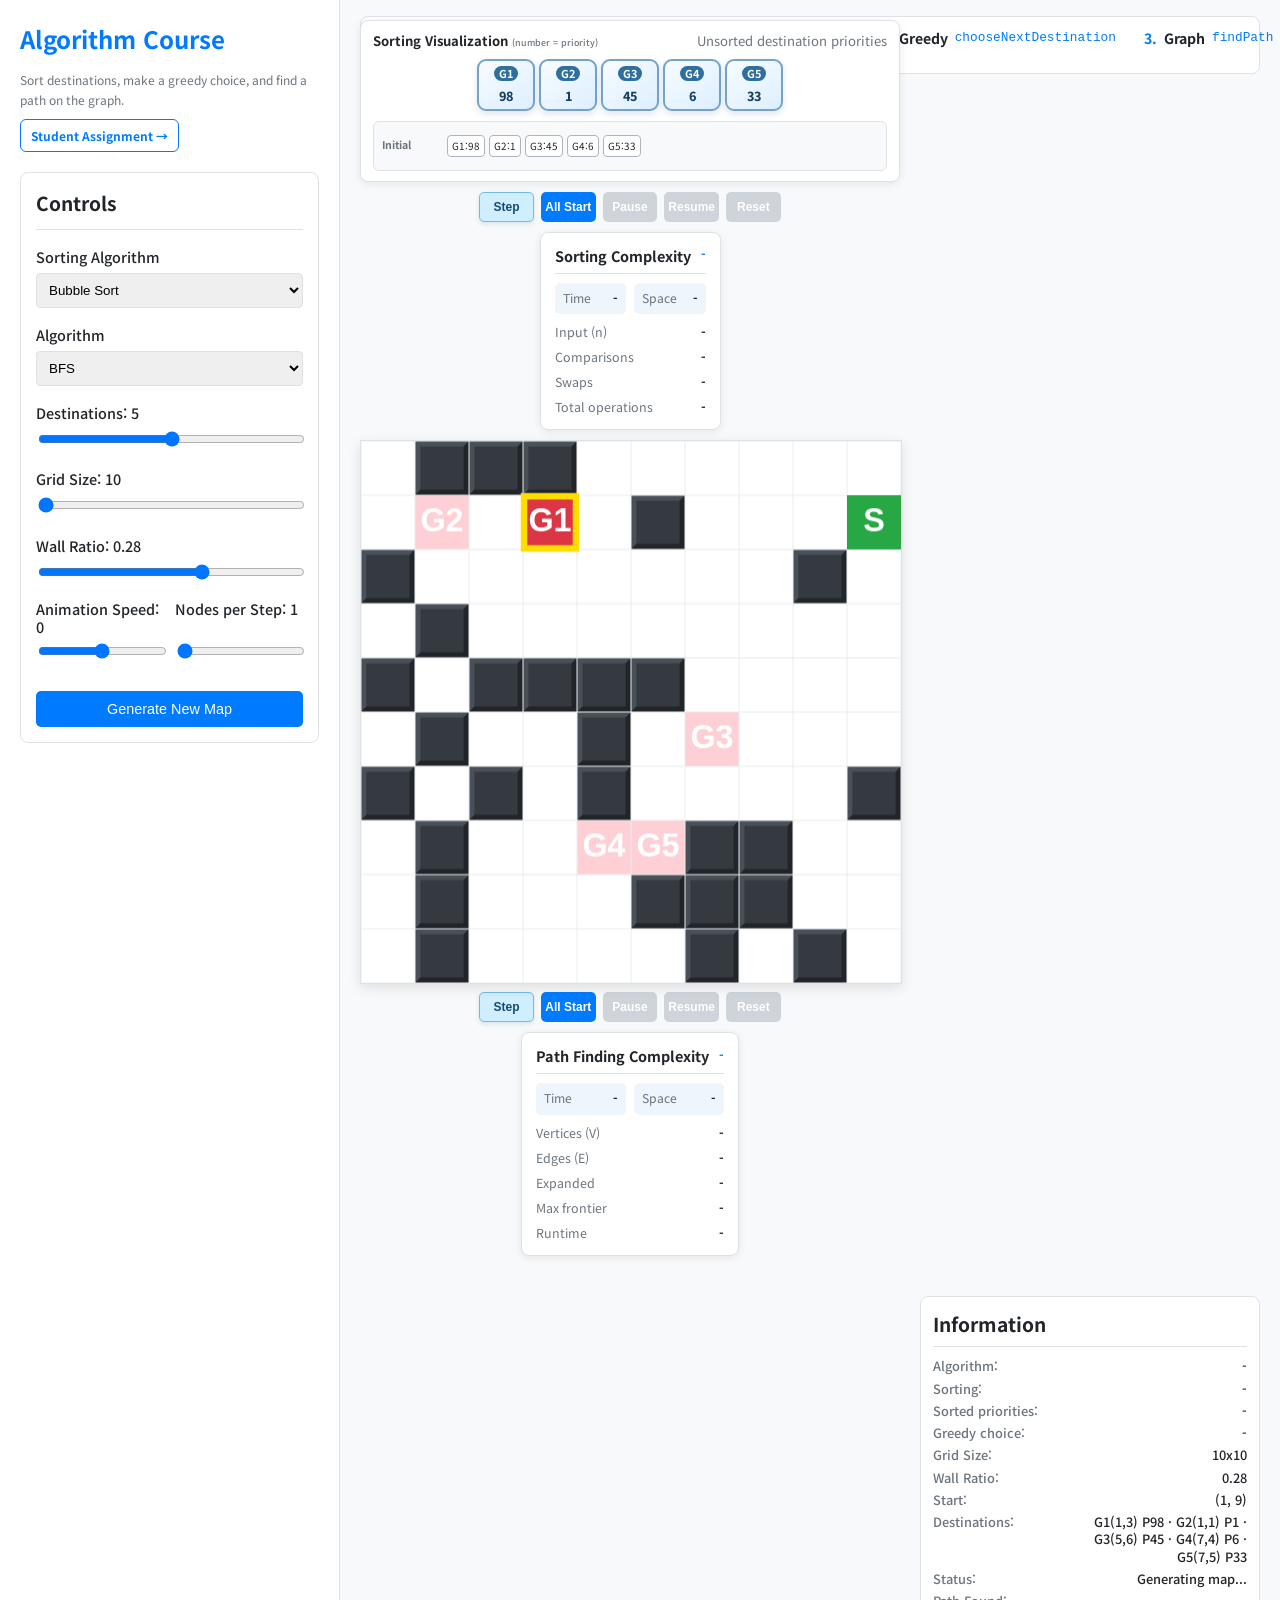
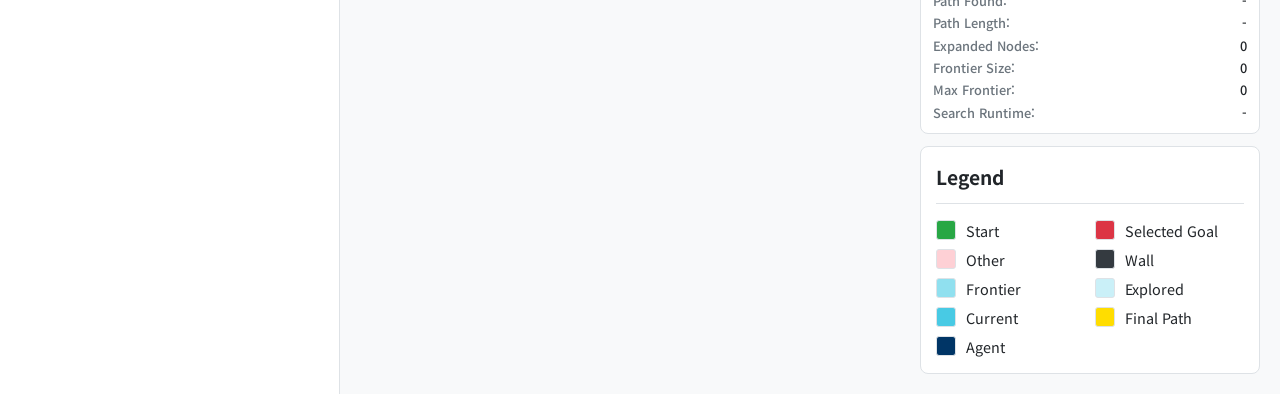
<file: index.html>
<!DOCTYPE html>
<html lang="ko">
<head>
    <meta charset="UTF-8">
    <meta name="viewport" content="width=device-width, initial-scale=1.0">
    <title>Delivery Route Algorithm Lab</title>
    <link rel="stylesheet" href="style.css">
</head>
<body>
    <div class="main-container">
        <div class="panel-container">
            <header>
                <h1>Algorithm Course</h1>
                <p>Sort destinations, make a greedy choice, and find a path on the graph.</p>
                <a class="student-page-link" href="student-assignment.html">Student Assignment →</a>
            </header>

            <div class="control-panel">
                <h2>Controls</h2>
                <div class="control-group">
                    <label for="sortingAlgorithm">Sorting Algorithm</label>
                    <select id="sortingAlgorithm">
                        <option value="bubble">Bubble Sort</option>
                        <option value="selection">Selection Sort</option>
                    </select>
                </div>
                <div class="control-group">
                    <label for="algorithm">Algorithm</label>
                    <select id="algorithm">
                        <option value="bfs">BFS</option>
                        <option value="astar">A*</option>
                    </select>
                </div>
                <div class="control-group">
                    <label for="goalCount">Destinations: <span id="goalCountValue">5</span></label>
                    <input type="range" id="goalCount" min="2" max="8" value="5">
                </div>
                <div class="control-group">
                    <label for="gridSize">Grid Size: <span id="gridSizeValue">10</span></label>
                    <input type="range" id="gridSize" min="10" max="100" value="10">
                </div>
                <div class="control-group">
                    <label for="wallRatio">Wall Ratio: <span id="wallRatioValue">0.28</span></label>
                    <input type="range" id="wallRatio" min="0" max="0.45" step="0.01" value="0.28">
                </div>
                <div class="control-row animation-controls">
                    <div class="control-group">
                        <label for="animationSpeed">Animation Speed: <span id="animationSpeedValue">0</span></label>
                        <input type="range" id="animationSpeed" min="-1" max="1" step="1" value="0">
                    </div>
                    <div class="control-group">
                        <label for="nodesPerStep">Nodes per Step: <span id="nodesPerStepValue">1</span></label>
                        <input type="range" id="nodesPerStep" min="1" max="50" value="1">
                    </div>
                </div>

                <div class="button-group">
                    <button id="generateMapBtn">Generate New Map</button>
                </div>
            </div>
        </div>

        <div class="assignment-panel assignment-top">
            <h2>Assignment Steps</h2>
            <ol>
                <li><strong>Sorting</strong><code>bubbleSort / selectionSort</code></li>
                <li><strong>Greedy</strong><code>chooseNextDestination</code></li>
                <li><strong>Graph</strong><code>findPath (BFS / A*)</code></li>
            </ol>
            <!-- <p>Complete <code>StudentAlgorithms</code> in <code>app.js</code>.</p> -->
        </div>

        <aside class="right-sidebar">
        <div class="info-panel">
                <h2>Information</h2>
                <div class="info-grid">
                    <div>Algorithm:</div><div id="info-algorithm">-</div>
                    <div>Sorting:</div><div id="info-sorting">-</div>
                    <div>Sorted priorities:</div><div id="info-sortedGoals">-</div>
                    <div>Greedy choice:</div><div id="info-selectedGoal">-</div>
                    <div>Grid Size:</div><div id="info-gridSize">-</div>
                    <div>Wall Ratio:</div><div id="info-wallRatio">-</div>
                    <div>Start:</div><div id="info-startPos">-</div>
                    <div>Destinations:</div><div id="info-goalPos">-</div>
                    <div>Status:</div><div id="info-status">Ready</div>
                    <div>Path Found:</div><div id="info-pathFound">-</div>
                    <div>Path Length:</div><div id="info-pathLength">-</div>
                    <div>Expanded Nodes:</div><div id="info-expandedNodes">-</div>
                    <div>Frontier Size:</div><div id="info-frontierSize">-</div>
                    <div>Max Frontier:</div><div id="info-maxFrontierSize">-</div>
                    <div>Search Runtime:</div><div id="info-searchRuntime">-</div>
                </div>
        </div>

        <div class="legend">
            <h2>Legend</h2>
            <ul>
                <li><span class="legend-color" style="--color: var(--color-start);"></span> Start</li>
                <li class="legend-destination"><span class="legend-color" style="--color: var(--color-goal);"></span> Selected Goal</li>
                <li class="legend-destination"><span class="legend-color" style="--color: var(--color-goal-inactive);"></span> Other</li>
                <li><span class="legend-color" style="--color: var(--color-wall);"></span> Wall</li>
                <li><span class="legend-color" style="--color: var(--color-frontier);"></span> Frontier</li>
                <li><span class="legend-color" style="--color: var(--color-explored);"></span> Explored</li>
                <li><span class="legend-color" style="--color: var(--color-current);"></span> Current</li>
                <li><span class="legend-color" style="--color: var(--color-path);"></span> Final Path</li>
                <li><span class="legend-color" style="--color: var(--color-agent);"></span> Agent</li>
            </ul>
        </div>
        </aside>

        <div class="canvas-container">
            <div class="sort-visualization" aria-live="polite">
                <div class="sort-visualization-header">
                    <strong>Sorting Visualization <small>(number = priority)</small></strong>
                    <span id="sortStatus">Generate a map to see destination priorities.</span>
                </div>
                <div id="sortItems" class="sort-items"></div>
                <div id="sortHistory" class="sort-history" aria-label="Sorting step history"></div>
            </div>
            <div class="algorithm-playback-controls sorting-playback-controls">
                <button id="sortStepBtn" disabled>Step</button>
                <button id="visualizeSortBtn" class="primary-visualize-button">All Start</button>
                <button id="sortPauseBtn" disabled>Pause</button>
                <button id="sortResumeBtn" disabled>Resume</button>
                <button id="sortResetBtn" disabled>Reset</button>
            </div>
            <div class="complexity-card sorting-complexity-card">
                <h2><span>Sorting Complexity</span><strong id="sort-complexity-algorithm">-</strong></h2>
                <div class="complexity-primary">
                    <span>Time <strong id="sort-complexity-time">-</strong></span>
                    <span>Space <strong id="sort-complexity-space">-</strong></span>
                </div>
                <div class="complexity-grid">
                    <span>Input (n)</span><strong id="sort-actual-input">-</strong>
                    <span>Comparisons</span><strong id="sort-actual-comparisons">-</strong>
                    <span>Swaps</span><strong id="sort-actual-swaps">-</strong>
                    <span>Total operations</span><strong id="sort-complexity-operations">-</strong>
                </div>
            </div>
            <div class="canvas-stage">
                <div id="error-message" class="error-message canvas-error" style="display: none;"></div>
                <canvas id="pathfindingCanvas"></canvas>
            </div>
            <div class="algorithm-playback-controls path-playback-controls">
                <button id="stepBtn" disabled>Step</button>
                <button id="startBtn" class="primary-visualize-button">All Start</button>
                <button id="pauseBtn" disabled>Pause</button>
                <button id="resumeBtn" disabled>Resume</button>
                <button id="resetBtn" disabled>Reset</button>
            </div>
            <div class="complexity-card path-complexity-card">
                <h2><span>Path Finding Complexity</span><strong id="path-complexity-algorithm">-</strong></h2>
                <div class="complexity-primary">
                    <span>Time <strong id="path-complexity-time">-</strong></span>
                    <span>Space <strong id="path-complexity-space">-</strong></span>
                </div>
                <div class="complexity-grid">
                    <span>Vertices (V)</span><strong id="path-actual-vertices">-</strong>
                    <span>Edges (E)</span><strong id="path-actual-edges">-</strong>
                    <span>Expanded</span><strong id="path-actual-expanded">-</strong>
                    <span>Max frontier</span><strong id="path-actual-frontier">-</strong>
                    <span>Runtime</span><strong id="path-actual-runtime">-</strong>
                </div>
            </div>
        </div>
    </div>

    <script src="app.js"></script>
    <script src="visualizer-core.js"></script>
</body>
</html>
</file>
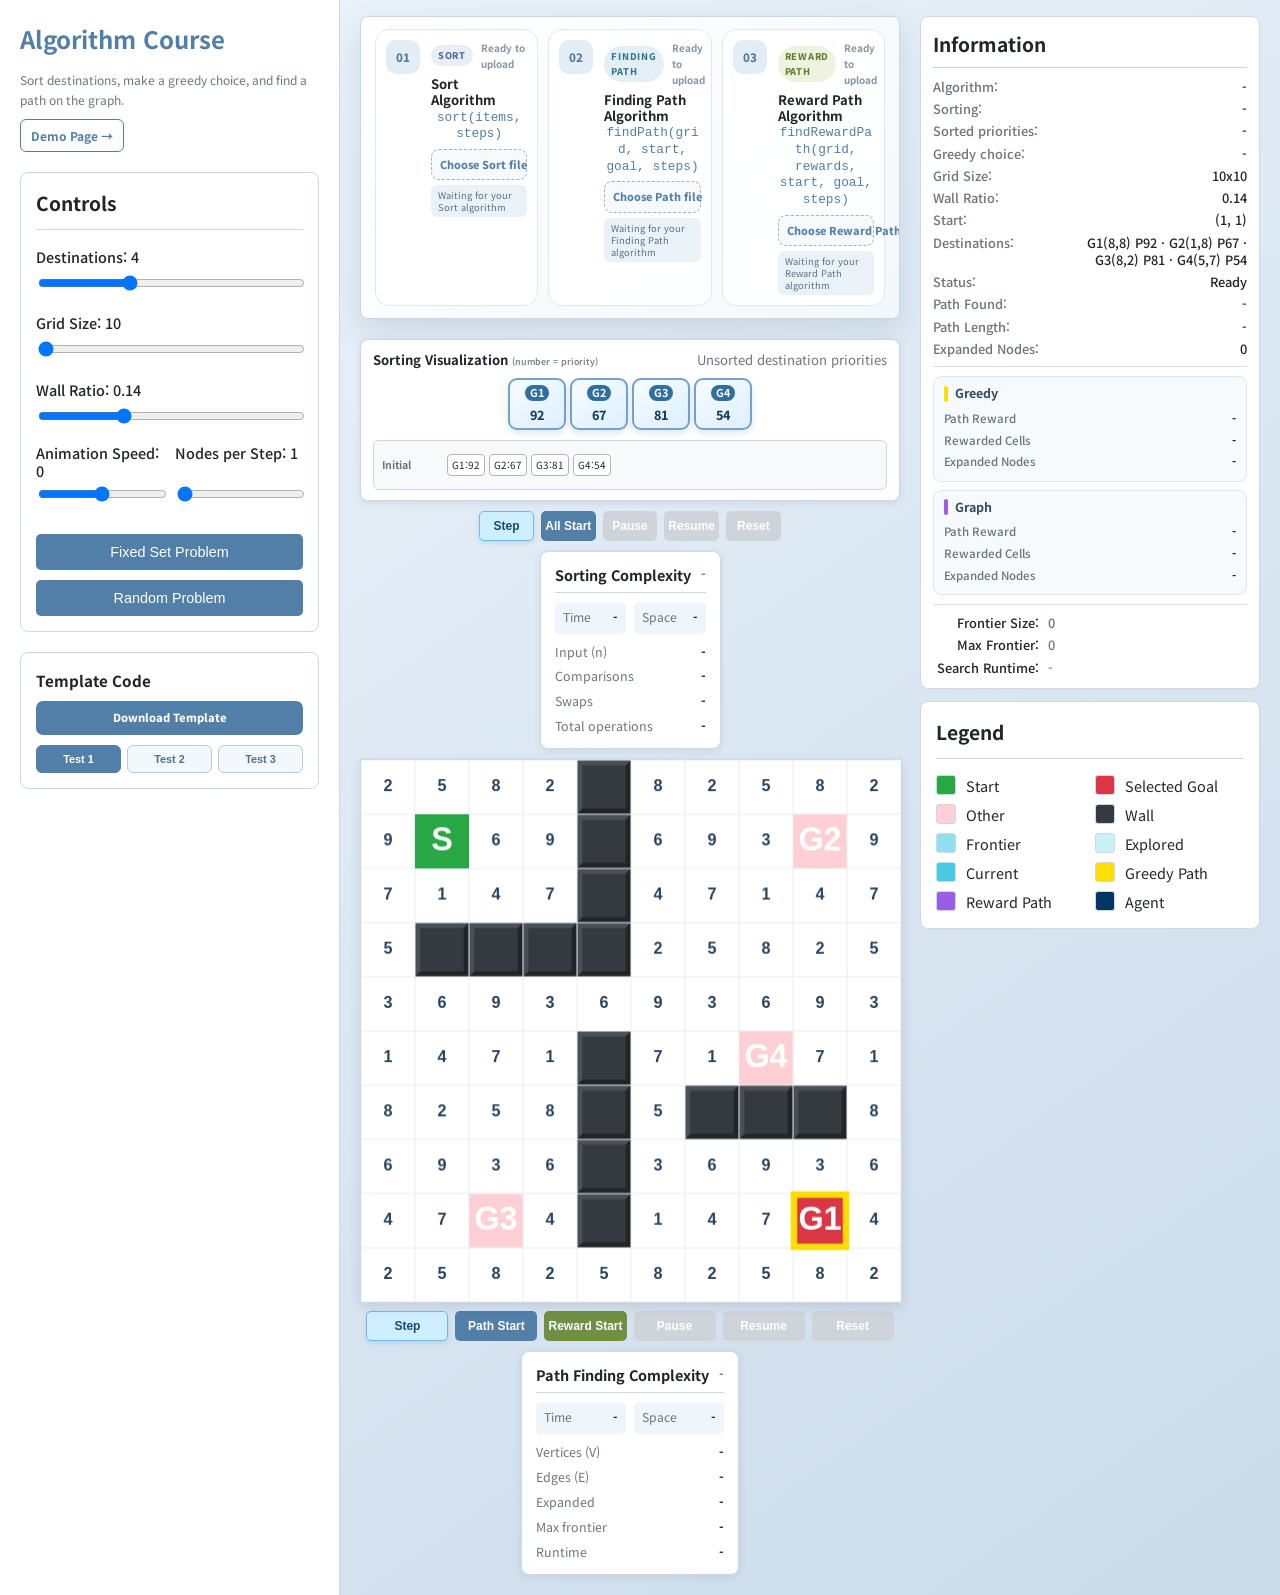
<file: student-assignment.html>
<!DOCTYPE html>
<html lang="ko">
<head>
    <meta charset="UTF-8">
    <meta name="viewport" content="width=device-width, initial-scale=1.0">
    <title>Student Algorithm Assignment</title>
    <link rel="stylesheet" href="style.css">
    <link rel="stylesheet" href="student-assignment.css">
</head>
<body>
    <div class="main-container">
        <div class="panel-container">
            <header>
                <h1>Algorithm Course</h1>
                <p>Sort destinations, make a greedy choice, and find a path on the graph.</p>
                <a class="student-page-link" href="index.html">Demo Page →</a>
            </header>

            <div class="control-panel">
                <h2>Controls</h2>
                <input type="hidden" id="sortingAlgorithm" value="bubble">
                <input type="hidden" id="algorithm" value="bfs">
                <div class="control-group"><label for="goalCount">Destinations: <span id="goalCountValue">5</span></label><input type="range" id="goalCount" min="2" max="8" value="5"></div>
                <div class="control-group"><label for="gridSize">Grid Size: <span id="gridSizeValue">10</span></label><input type="range" id="gridSize" min="10" max="100" value="10"></div>
                <div class="control-group"><label for="wallRatio">Wall Ratio: <span id="wallRatioValue">0.28</span></label><input type="range" id="wallRatio" min="0" max="0.45" step="0.01" value="0.28"></div>
                <div class="control-row animation-controls">
                    <div class="control-group"><label for="animationSpeed">Animation Speed: <span id="animationSpeedValue">0</span></label><input type="range" id="animationSpeed" min="-1" max="1" step="1" value="0"></div>
                    <div class="control-group"><label for="nodesPerStep">Nodes per Step: <span id="nodesPerStepValue">1</span></label><input type="range" id="nodesPerStep" min="1" max="50" value="1"></div>
                </div>
                <div class="button-group problem-buttons">
                    <button id="fixedSetProblemBtn" type="button">Fixed Set Problem</button>
                    <button id="generateMapBtn">Random Problem</button>
                </div>
            </div>

            <section class="template-code-card">
                <h2>Template Code</h2>
                <a class="template-download" href="student-template.js" download="student-template.js">Download Template</a>
                <nav class="test-switcher" aria-label="Assignment tests">
                    <button type="button" class="test-tab is-active" data-test="1">Test 1</button>
                    <button type="button" class="test-tab" data-test="2">Test 2</button>
                    <button type="button" class="test-tab" data-test="3">Test 3</button>
                </nav>
            </section>

        </div>

        <div class="assignment-panel assignment-top">
            <div class="assignment-steps">
                <article class="assignment-step" id="sortStepCard">
                    <div class="step-number">01</div>
                    <div class="step-content">
                        <div class="step-title-row"><span class="step-badge sort-badge">SORT</span><span class="step-state" id="sortStepState">Ready to upload</span></div>
                        <h3>Sort Algorithm</h3>
                        <p><code>sort(items, steps)</code></p>
                        <label class="file-drop" for="sortCodeFile"><span>Choose Sort file</span><small id="sortFileName">No file selected</small></label>
                        <input id="sortCodeFile" class="visually-hidden-file" type="file" accept=".js,text/javascript">
                        <div id="sortUploadStatus" class="upload-status">Waiting for your Sort algorithm</div>
                    </div>
                </article>
                <div class="step-connector" aria-hidden="true"><span></span></div>
                <article class="assignment-step" id="pathStepCard">
                    <div class="step-number">02</div>
                    <div class="step-content">
                        <div class="step-title-row"><span class="step-badge path-badge">FINDING PATH</span><span class="step-state" id="pathStepState">Ready to upload</span></div>
                        <h3>Finding Path Algorithm</h3>
                        <p><code>findPath(grid, start, goal, steps)</code></p>
                        <label class="file-drop" for="pathCodeFile"><span>Choose Path file</span><small id="pathFileName">No file selected</small></label>
                        <input id="pathCodeFile" class="visually-hidden-file" type="file" accept=".js,text/javascript">
                        <div id="pathUploadStatus" class="upload-status">Waiting for your Finding Path algorithm</div>
                    </div>
                </article>
                <div class="step-connector" aria-hidden="true"><span></span></div>
                <article class="assignment-step" id="rewardStepCard">
                    <div class="step-number">03</div>
                    <div class="step-content">
                        <div class="step-title-row"><span class="step-badge reward-badge">REWARD PATH</span><span class="step-state" id="rewardStepState">Ready to upload</span></div>
                        <h3>Reward Path Algorithm</h3>
                        <p><code>findRewardPath(grid, rewards, start, goal, steps)</code></p>
                        <label class="file-drop" for="rewardCodeFile"><span>Choose Reward Path file</span><small id="rewardFileName">No file selected</small></label>
                        <input id="rewardCodeFile" class="visually-hidden-file" type="file" accept=".js,text/javascript">
                        <div id="rewardUploadStatus" class="upload-status">Waiting for your Reward Path algorithm</div>
                    </div>
                </article>
            </div>
        </div>

        <aside class="right-sidebar">
            <div class="info-panel"><h2>Information</h2><div class="info-grid">
                <div>Algorithm:</div><div id="info-algorithm">-</div><div>Sorting:</div><div id="info-sorting">-</div>
                <div>Sorted priorities:</div><div id="info-sortedGoals">-</div><div>Greedy choice:</div><div id="info-selectedGoal">-</div>
                <div>Grid Size:</div><div id="info-gridSize">-</div><div>Wall Ratio:</div><div id="info-wallRatio">-</div>
                <div>Start:</div><div id="info-startPos">-</div><div>Destinations:</div><div id="info-goalPos">-</div>
                <div>Status:</div><div id="info-status">Ready</div><div>Path Found:</div><div id="info-pathFound">-</div>
                <div>Path Length:</div><div id="info-pathLength">-</div><div>Expanded Nodes:</div><div id="info-expandedNodes">-</div>
                <div class="path-comparison">
                    <section class="path-result-group greedy-result">
                        <h3><span aria-hidden="true"></span>Greedy</h3>
                        <div class="path-result-row"><span>Path Reward</span><strong id="info-greedyReward">-</strong></div>
                        <div class="path-result-row"><span>Rewarded Cells</span><strong id="info-greedyRewardCells">-</strong></div>
                        <div class="path-result-row"><span>Expanded Nodes</span><strong id="info-greedyExpanded">-</strong></div>
                    </section>
                    <section class="path-result-group graph-result">
                        <h3><span aria-hidden="true"></span>Graph</h3>
                        <div class="path-result-row"><span>Path Reward</span><strong id="info-graphReward">-</strong></div>
                        <div class="path-result-row"><span>Rewarded Cells</span><strong id="info-graphRewardCells">-</strong></div>
                        <div class="path-result-row"><span>Expanded Nodes</span><strong id="info-graphExpanded">-</strong></div>
                    </section>
                </div>
                <div>Frontier Size:</div><div id="info-frontierSize">-</div><div>Max Frontier:</div><div id="info-maxFrontierSize">-</div>
                <div>Search Runtime:</div><div id="info-searchRuntime">-</div>
            </div></div>
            <div class="legend"><h2>Legend</h2><ul>
                <li><span class="legend-color" style="--color: var(--color-start);"></span> Start</li>
                <li class="legend-destination"><span class="legend-color" style="--color: var(--color-goal);"></span> Selected Goal</li>
                <li class="legend-destination"><span class="legend-color" style="--color: var(--color-goal-inactive);"></span> Other</li>
                <li><span class="legend-color" style="--color: var(--color-wall);"></span> Wall</li>
                <li><span class="legend-color" style="--color: var(--color-frontier);"></span> Frontier</li>
                <li><span class="legend-color" style="--color: var(--color-explored);"></span> Explored</li>
                <li><span class="legend-color" style="--color: var(--color-current);"></span> Current</li>
                <li><span class="legend-color" style="--color: var(--color-path);"></span> Greedy Path</li>
                <li><span class="legend-color" style="--color: var(--color-reward-path);"></span> Reward Path</li>
                <li><span class="legend-color" style="--color: var(--color-agent);"></span> Agent</li>
            </ul></div>
        </aside>

        <div class="canvas-container">
            <div class="sort-visualization" aria-live="polite"><div id="sortSubmissionWarning" class="error-message canvas-error submission-warning" hidden>Upload your Sort algorithm before running the visualization.</div><div class="sort-visualization-header"><strong>Sorting Visualization <small>(number = priority)</small></strong><span id="sortStatus">Generate a map to see destination priorities.</span></div><div id="sortItems" class="sort-items"></div><div id="sortHistory" class="sort-history" aria-label="Sorting step history"></div></div>
            <div class="algorithm-playback-controls sorting-playback-controls"><button id="sortStepBtn" disabled>Step</button><button id="visualizeSortBtn" class="primary-visualize-button">All Start</button><button id="sortPauseBtn" disabled>Pause</button><button id="sortResumeBtn" disabled>Resume</button><button id="sortResetBtn" disabled>Reset</button></div>
            <div class="complexity-card sorting-complexity-card"><h2><span>Sorting Complexity</span><strong id="sort-complexity-algorithm">-</strong></h2><div class="complexity-primary"><span>Time <strong id="sort-complexity-time">-</strong></span><span>Space <strong id="sort-complexity-space">-</strong></span></div><div class="complexity-grid"><span>Input (n)</span><strong id="sort-actual-input">-</strong><span>Comparisons</span><strong id="sort-actual-comparisons">-</strong><span>Swaps</span><strong id="sort-actual-swaps">-</strong><span>Total operations</span><strong id="sort-complexity-operations">-</strong></div></div>
            <div class="canvas-stage"><div id="pathSubmissionWarning" class="error-message canvas-error submission-warning" hidden>Upload your Finding Path algorithm before running the visualization.</div><div id="error-message" class="error-message canvas-error" style="display:none"></div><canvas id="pathfindingCanvas"></canvas></div>
            <div class="algorithm-playback-controls path-playback-controls"><button id="stepBtn" disabled>Step</button><button id="startBtn" class="primary-visualize-button">Path Start</button><button id="rewardStartBtn" class="reward-visualize-button">Reward Start</button><button id="pauseBtn" disabled>Pause</button><button id="resumeBtn" disabled>Resume</button><button id="resetBtn" disabled>Reset</button></div>
            <div class="complexity-card path-complexity-card"><h2><span>Path Finding Complexity</span><strong id="path-complexity-algorithm">-</strong></h2><div class="complexity-primary"><span>Time <strong id="path-complexity-time">-</strong></span><span>Space <strong id="path-complexity-space">-</strong></span></div><div class="complexity-grid"><span>Vertices (V)</span><strong id="path-actual-vertices">-</strong><span>Edges (E)</span><strong id="path-actual-edges">-</strong><span>Expanded</span><strong id="path-actual-expanded">-</strong><span>Max frontier</span><strong id="path-actual-frontier">-</strong><span>Runtime</span><strong id="path-actual-runtime">-</strong></div></div>
        </div>
    </div>

    <script src="student-test-cases.js"></script>
    <script src="student-app.js"></script>
    <script src="student-algorithms.js"></script>
    <script src="visualizer-core.js"></script>
</body>
</html>
</file>
<file: style.css>
@import url('https://fonts.googleapis.com/css2?family=Roboto:wght@400;500;700&family=Noto+Sans+KR:wght@400;500;700&display=swap');

:root {
    --bg-color: #f8f9fa;
    --panel-bg-color: #ffffff;
    --border-color: #dee2e6;
    --text-color: #212529;
    --text-muted-color: #6c757d;
    --primary-color: #007bff;
    --primary-hover-color: #0056b3;
    --danger-color: #dc3545;

    /* Canvas Colors */
    --color-empty: #ffffff;
    --color-wall: #343a40;
    --color-wall-highlight: #495057;
    --color-wall-shadow: #212529;
    --color-frontier: #90e0ef;
    --color-explored: #caf0f8;
    --color-current: #48cae4;
    --color-path: #ffdd00;
    --color-reward-path: #9b5de5;
    --color-start: #28a745;
    --color-goal: #dc3545;
    --color-goal-inactive: #fed0d5;
    --color-agent: #003566;
    --color-grid-line: #e9ecef;
}

body {
    font-family: 'Noto Sans KR', 'Roboto', sans-serif;
    margin: 0;
    background-color: var(--bg-color);
    color: var(--text-color);
    line-height: 1.6;
    font-size: 14px;
}

.main-container {
    display: flex;
    flex-wrap: wrap;
    min-height: 100vh;
}

.panel-container {
    width: 380px;
    padding: 20px;
    background-color: var(--panel-bg-color);
    border-right: 1px solid var(--border-color);
    box-sizing: border-box;
    overflow-y: auto;
    display: flex;
    flex-direction: column;
    gap: 20px;
}

.canvas-container {
    flex: 1;
    display: flex;
    justify-content: center;
    align-items: center;
    padding: 20px;
    box-sizing: border-box;
    min-width: 0;
}

#pathfindingCanvas {
    max-width: 100%;
    max-height: calc(100vh - 40px);
    aspect-ratio: 1 / 1;
    box-shadow: 0 4px 12px rgba(0,0,0,0.1);
    border: 1px solid var(--border-color);
}

header h1 {
    font-size: 1.5rem;
    margin-top: 0;
    margin-bottom: 0.5rem;
    color: var(--primary-color);
}

header p {
    font-size: 0.75rem;
    color: var(--text-muted-color);
    margin-bottom: 0;
}

.student-page-link {
    display: inline-flex;
    align-items: center;
    margin-top: 10px;
    padding: 6px 10px;
    border: 1px solid var(--primary-color);
    border-radius: 6px;
    color: var(--primary-color);
    font-size: 0.75rem;
    font-weight: 700;
    text-decoration: none;
    transition: background-color 0.2s, color 0.2s;
}

.student-page-link:hover {
    background-color: var(--primary-color);
    color: white;
}

.error-message {
    background-color: var(--danger-color);
    color: white;
    padding: 10px 15px;
    border-radius: 5px;
    font-size: 0.9rem;
}

.control-panel, .info-panel, .legend, .assignment-panel {
    border: 1px solid var(--border-color);
    border-radius: 8px;
    padding: 15px;
}

h2 {
    font-size: 1.2rem;
    margin-top: 0;
    padding-bottom: 10px;
    border-bottom: 1px solid var(--border-color);
    margin-bottom: 15px;
}

.control-group {
    margin-bottom: 15px;
}

.canvas-error {
    position: absolute;
    top: 50%;
    left: 50%;
    z-index: 5;
    width: calc(100% - 24px);
    box-sizing: border-box;
    transform: translate(-50%, -50%);
    background-color: rgba(220, 53, 69, 0.94);
    box-shadow: 0 3px 10px rgba(0, 0, 0, 0.2);
    text-align: center;
}

.control-row {
    display: grid;
    grid-template-columns: minmax(0, 1fr) minmax(0, 1fr);
    gap: 12px;
}

.control-row .control-group {
    min-width: 0;
}

.animation-controls label {
    min-height: 2.6em;
    font-size: 0.72rem;
    line-height: 1.25;
}

.control-panel > .animation-controls {
    display: grid;
    grid-template-columns: minmax(0, 1fr) minmax(0, 1fr);
    align-items: end;
    gap: 10px;
}

.control-panel > .animation-controls .control-group {
    width: 100%;
    margin-bottom: 10px;
}

.control-panel > .animation-controls input[type=range] {
    display: block;
    min-width: 0;
}

.control-group label {
    display: block;
    font-weight: 500;
    margin-bottom: 5px;
    font-size: 0.9rem;
}

input[type="range"] {
    width: 100%;
    cursor: pointer;
}

input[type="text"], select {
    width: 100%;
    padding: 8px;
    border: 1px solid var(--border-color);
    border-radius: 4px;
    box-sizing: border-box;
}

.button-group {
    display: grid;
    grid-template-columns: 1fr 1fr;
    gap: 10px;
    margin-top: 20px;
}

.button-group button {
    padding: 10px;
    font-size: 0.9rem;
    font-weight: 500;
    border: none;
    border-radius: 5px;
    cursor: pointer;
    transition: background-color 0.2s;
}

.button-group button:disabled {
    background-color: #ced4da;
    cursor: not-allowed;
}

#generateMapBtn, #visualizeSortBtn, #startBtn {
    background-color: var(--primary-color);
    color: white;
}

#generateMapBtn {
    grid-column: 1 / -1;
}

#generateMapBtn:hover:not(:disabled), #visualizeSortBtn:hover:not(:disabled), #startBtn:hover:not(:disabled) {
    background-color: var(--primary-hover-color);
}

#pauseBtn, #resumeBtn, #stepBtn, #resetBtn {
    background-color: #6c757d;
    color: white;
}

#pauseBtn:hover:not(:disabled), #resumeBtn:hover:not(:disabled), #stepBtn:hover:not(:disabled), #resetBtn:hover:not(:disabled) {
    background-color: #5a6268;
}

.info-grid {
    display: grid;
    grid-template-columns: auto 1fr;
    gap: 8px 12px;
    font-size: 0.9rem;
}

.info-grid div:nth-child(odd) {
    font-weight: 500;
    color: var(--text-muted-color);
}

.info-grid div:nth-child(even) {
    font-weight: 500;
    text-align: right;
    overflow-wrap: anywhere;
}

.complexity-card {
    padding: 11px 14px;
    box-sizing: border-box;
    border: 1px solid var(--border-color);
    border-radius: 8px;
    background: var(--panel-bg-color);
    box-shadow: 0 2px 8px rgba(0, 0, 0, 0.08);
}

.complexity-card h2 {
    display: flex;
    align-items: center;
    justify-content: space-between;
    gap: 10px;
    margin-bottom: 9px;
    padding-bottom: 6px;
    font-size: 0.9rem;
}

.complexity-card h2 > strong {
    color: var(--primary-color);
    font-size: 0.78rem;
    text-align: right;
}

.complexity-primary {
    display: grid;
    grid-template-columns: 1fr 1fr;
    gap: 8px;
    margin-bottom: 9px;
}

.complexity-primary > span {
    display: flex;
    justify-content: space-between;
    gap: 8px;
    padding: 6px 8px;
    border-radius: 5px;
    background: #eef5fb;
    color: var(--text-muted-color);
    font-size: 0.76rem;
}

.complexity-primary strong {
    color: var(--text-color);
}

.algorithm-playback-controls {
    display: grid;
    grid-template-columns: repeat(5, minmax(0, 1fr));
    gap: 7px;
}

.algorithm-playback-controls button {
    min-width: 0;
    padding: 7px 4px;
    border: 0;
    border-radius: 5px;
    background: #6c757d;
    color: white;
    font-size: 0.75rem;
    font-weight: 600;
    cursor: pointer;
}

.algorithm-playback-controls button:hover:not(:disabled) {
    background: #5a6268;
}

.algorithm-playback-controls button:disabled {
    background: #ced4da;
    cursor: not-allowed;
}

.algorithm-playback-controls > .primary-visualize-button {
    grid-column: auto;
    padding: 7px 4px;
    font-size: 0.75rem;
}

#visualizeSortBtn:disabled,
#startBtn:disabled {
    background-color: #ced4da;
    color: white;
}

#sortPauseBtn, #sortResumeBtn, #sortStepBtn, #sortResetBtn,
#pauseBtn, #resumeBtn, #stepBtn, #resetBtn {
    background-color: #6c757d;
    color: white;
}

#sortPauseBtn:hover:not(:disabled),
#sortResumeBtn:hover:not(:disabled),
#sortStepBtn:hover:not(:disabled),
#sortResetBtn:hover:not(:disabled),
#pauseBtn:hover:not(:disabled),
#resumeBtn:hover:not(:disabled),
#stepBtn:hover:not(:disabled),
#resetBtn:hover:not(:disabled) {
    background-color: #5a6268;
}

#sortPauseBtn:disabled, #sortResumeBtn:disabled,
#sortStepBtn:disabled, #sortResetBtn:disabled,
#pauseBtn:disabled, #resumeBtn:disabled,
#stepBtn:disabled, #resetBtn:disabled {
    background-color: #ced4da;
    color: white;
}

#sortStepBtn:not(:disabled),
#stepBtn:not(:disabled) {
    border: 1px solid #74b9e6;
    background-color: #cfeeff;
    color: #174a6e;
    box-shadow: 0 2px 5px rgba(32, 121, 171, 0.16);
}

#sortStepBtn:hover:not(:disabled),
#stepBtn:hover:not(:disabled) {
    background-color: #a9ddf7;
    color: #103c5a;
}

.complexity-grid {
    display: grid;
    grid-template-columns: auto minmax(0, 1fr);
    gap: 5px 12px;
    font-size: 0.78rem;
}

.complexity-grid span {
    color: var(--text-muted-color);
}

.complexity-grid strong {
    overflow-wrap: anywhere;
    text-align: right;
}

@media (min-width: 1300px) {
    body > .main-container > .canvas-container {
        display: grid;
        grid-template-columns: repeat(2, minmax(0, 500px));
        grid-template-rows: auto auto auto;
        align-items: start;
        justify-content: center;
        gap: 12px 16px;
    }

    body > .main-container > .canvas-container > .sort-visualization {
        grid-column: 1;
        grid-row: 1;
        width: 100%;
        max-width: 500px;
    }

    body > .main-container > .canvas-container > .sorting-complexity-card {
        grid-column: 1;
        grid-row: 3;
    }

    body > .main-container > .canvas-container > .canvas-stage {
        grid-column: 2;
        grid-row: 1;
        width: 100%;
        max-width: 500px;
    }

    body > .main-container > .canvas-container > .path-complexity-card {
        grid-column: 2;
        grid-row: 3;
    }

    body > .main-container > .canvas-container > .sorting-playback-controls {
        grid-column: 1;
        grid-row: 2;
    }

    body > .main-container > .canvas-container > .path-playback-controls {
        grid-column: 2;
        grid-row: 2;
    }
}

/* Stable desktop composition */
@media (min-width: 1300px) {
    body > .main-container {
        display: grid;
        grid-template-columns: 280px minmax(700px, 1fr) 300px;
        grid-template-rows: auto 1fr;
        align-items: start;
    }

    body > .main-container > .panel-container {
        grid-column: 1;
        grid-row: 1 / 3;
        width: auto;
    }

    body > .main-container > .assignment-top {
        grid-column: 2 / 4;
        grid-row: 1;
        margin: 16px 20px 0;
        align-self: start;
    }

    body > .main-container > .right-sidebar {
        grid-column: 3;
        grid-row: 2;
        margin: 10px 20px 20px 0;
        align-self: start;
    }

    body > .main-container > .canvas-container {
        grid-column: 2;
        grid-row: 2;
        display: grid;
        grid-template-columns: repeat(2, minmax(0, 500px));
        grid-template-rows: auto auto auto;
        align-items: flex-start;
        justify-content: center;
        gap: 12px 16px;
        padding: 20px;
    }

    body > .main-container > .canvas-container > .sort-visualization {
        order: 1;
        grid-column: 1;
        grid-row: 1;
        display: flex;
        flex: 1 1 0;
        flex-direction: column;
        width: auto;
        min-width: 0;
        max-width: 500px;
        min-height: 0;
        aspect-ratio: 1 / 1;
        padding: 14px 16px;
        overflow: hidden;
        align-self: flex-start;
    }

    body > .main-container > .canvas-container > .sort-visualization .sort-visualization-header {
        display: block;
        margin-bottom: 14px;
        font-size: 0.95rem;
    }

    body > .main-container > .canvas-container > .sort-visualization #sortStatus {
        display: block;
        margin-top: 6px;
        min-height: 2.4em;
        text-align: left;
    }

    body > .main-container > .canvas-container > .sort-visualization .sort-items {
        flex: 0 0 auto;
        align-items: center;
        justify-content: flex-start;
        min-height: 72px;
        overflow-x: hidden;
        padding: 5px 0 9px;
    }

    body > .main-container > .canvas-container > .sort-visualization .sort-item {
        flex: 1 1 0;
        min-width: 0;
        max-width: 58px;
        height: 52px;
    }

    body > .main-container > .canvas-container > .canvas-stage {
        order: 2;
        grid-column: 2;
        grid-row: 1;
        flex: 1 1 0;
        width: auto;
        min-width: 0;
        max-width: 500px;
        aspect-ratio: 1 / 1;
        align-self: flex-start;
    }

    body > .main-container > .canvas-container > .sorting-complexity-card {
        grid-column: 1;
        grid-row: 3;
    }

    body > .main-container > .canvas-container > .path-complexity-card {
        grid-column: 2;
        grid-row: 3;
    }

    body > .main-container > .canvas-container > .sorting-playback-controls {
        grid-column: 1;
        grid-row: 2;
    }

    body > .main-container > .canvas-container > .path-playback-controls {
        grid-column: 2;
        grid-row: 2;
    }
}

/* Information and legend share the right column. */
.main-container > .right-sidebar {
    display: flex;
    flex-direction: column;
    gap: 12px;
    min-width: 0;
}

.main-container > .right-sidebar > .info-panel,
.main-container > .right-sidebar > .legend {
    position: static;
    width: auto;
    min-width: 0;
    margin: 0;
    box-sizing: border-box;
    background: var(--panel-bg-color);
}

.main-container > .right-sidebar > .legend ul {
    display: grid;
    grid-template-columns: 1fr 1fr;
    gap: 6px 10px;
    overflow: visible;
    white-space: normal;
}

.main-container > .right-sidebar > .legend li {
    margin: 0;
}

.main-container > .right-sidebar > .legend .legend-destination {
    white-space: nowrap;
}

@media (min-width: 1251px) {
    .main-container {
        grid-template-rows: auto minmax(0, 1fr);
    }

    .main-container > .panel-container {
        grid-column: 1;
        grid-row: 1 / 3;
    }

    .main-container > .assignment-top {
        grid-column: 2 / 4;
        grid-row: 1;
        align-self: start;
    }

    .main-container > .canvas-container {
        grid-column: 2;
        grid-row: 2;
        align-self: start;
    }

    .main-container > .right-sidebar {
        grid-column: 3;
        grid-row: 2;
        align-self: start;
        margin: 20px 20px 20px 0;
    }
}

@media (min-width: 801px) and (max-width: 1250px) {
    .main-container {
        grid-template-rows: auto auto auto;
    }

    .main-container > .panel-container {
        grid-row: 1 / 4;
    }

    .main-container > .assignment-top {
        grid-column: 2;
        grid-row: 1;
    }

    .main-container > .canvas-container {
        grid-column: 2;
        grid-row: 2;
    }

    .main-container > .right-sidebar {
        grid-column: 2;
        grid-row: 3;
        margin: 0 20px 20px;
    }
}

@media (max-width: 800px) {
    .main-container > .right-sidebar {
        order: 3;
        margin: 0 20px 20px;
    }
}

/* Three-column workspace: controls | grid | information */
@media (min-width: 1251px) {
    .main-container {
        display: grid;
        grid-template-columns: 340px minmax(420px, 1fr) 360px;
        flex-wrap: initial;
    }

    .panel-container {
        width: auto;
    }

    .main-container > .canvas-container {
        grid-column: 2;
        grid-row: 1;
    }

    .info-panel {
        grid-column: 3;
        grid-row: 1;
        margin: 20px 20px 20px 0;
        align-self: start;
        max-height: none;
        overflow-y: visible;
    }
}

.canvas-stage {
    position: relative;
    width: min(100%, calc(100vh - 40px));
    aspect-ratio: 1 / 1;
}

#pathfindingCanvas {
    display: block;
    width: 100%;
    height: 100%;
}

.info-panel {
    box-sizing: border-box;
    background: var(--panel-bg-color);
}

.canvas-stage .legend {
    position: absolute;
    top: 14px;
    right: 14px;
    z-index: 2;
    min-width: 145px;
    padding: 10px 12px;
    background: rgba(255, 255, 255, 0.92);
    box-shadow: 0 3px 12px rgba(0, 0, 0, 0.18);
    backdrop-filter: blur(3px);
}

.canvas-stage .legend h2 {
    margin-bottom: 8px;
    padding-bottom: 6px;
    font-size: 1rem;
}

@media (min-width: 801px) and (max-width: 1250px) {
    .main-container {
        display: grid;
        grid-template-columns: 320px minmax(400px, 1fr);
        flex-wrap: initial;
    }

    .panel-container {
        grid-column: 1;
        grid-row: 1 / 3;
        width: auto;
    }

    .canvas-container {
        grid-column: 2;
        grid-row: 1;
    }

    .info-panel {
        grid-column: 2;
        grid-row: 2;
        margin: 0 20px 20px;
    }
}

@media (max-width: 800px) {
    .info-panel {
        margin: 0 20px 20px;
        order: 3;
    }

    .canvas-stage {
        width: 100%;
    }
}

/* Final desktop placement: sorting left, grid center, legend top-right. */
@media (min-width: 1300px) {
    .main-container > .canvas-container {
        flex-direction: row;
        align-items: flex-start;
        justify-content: center;
        gap: 12px;
    }

    .main-container > .canvas-container > .sort-visualization {
        order: 1;
        flex: 0 0 195px;
        width: 195px;
        align-self: flex-start;
    }

    .main-container > .canvas-container > .canvas-stage {
        order: 2;
        flex: 1 1 auto;
        width: auto;
        min-width: 270px;
        max-width: min(540px, calc(100vh - 190px));
        align-self: flex-start;
    }

    .main-container > .canvas-container > .legend {
        order: 3;
        display: block;
        flex: 0 0 130px;
        width: 130px;
        min-width: 130px;
        align-self: flex-start;
        margin: 0;
        padding: 10px;
    }

    .main-container > .canvas-container > .legend h2 {
        margin: 0 0 8px;
        padding: 0 0 6px;
        border-right: 0;
        border-bottom: 1px solid var(--border-color);
    }

    .main-container > .canvas-container > .legend ul {
        display: block;
        overflow: visible;
        white-space: normal;
    }

    .main-container > .canvas-container > .legend li {
        margin-bottom: 6px;
    }

    .main-container > .canvas-container > .sort-visualization .sort-visualization-header {
        display: block;
    }

    .main-container > .canvas-container > .sort-visualization #sortStatus {
        display: block;
        margin-top: 4px;
        text-align: left;
    }

    .main-container > .canvas-container > .sort-visualization .sort-items {
        justify-content: flex-start;
        overflow-x: auto;
        padding-bottom: 7px;
    }

    .main-container > .canvas-container > .sort-visualization .sort-item {
        flex: 0 0 58px;
    }
}

/* Desktop algorithm workspace: sorting | grid | legend */
@media (min-width: 1300px) {
    .main-container {
        grid-template-columns: 300px minmax(680px, 1fr) 320px;
    }

    .canvas-container {
        flex-direction: row;
        align-items: center;
        gap: 12px;
    }

    .sort-visualization {
        order: 1;
        flex: 0 0 195px;
        width: 195px;
        align-self: center;
    }

    .sort-visualization-header {
        display: block;
        margin-bottom: 10px;
    }

    #sortStatus {
        display: block;
        margin-top: 4px;
        text-align: left;
        line-height: 1.25;
    }

    .sort-items {
        justify-content: flex-start;
        overflow-x: auto;
        padding: 4px 0 7px;
    }

    .sort-item {
        flex: 0 0 58px;
    }

    .canvas-stage {
        order: 2;
        flex: 1 1 auto;
        width: auto;
        min-width: 270px;
        max-width: min(540px, calc(100vh - 190px));
    }

    .canvas-container > .legend {
        order: 3;
        display: block;
        flex: 0 0 130px;
        width: 130px;
        align-self: center;
        padding: 10px;
    }

    .canvas-container > .legend h2 {
        margin: 0 0 8px;
        padding: 0 0 6px;
        border-right: 0;
        border-bottom: 1px solid var(--border-color);
    }

    .canvas-container > .legend ul {
        display: block;
        overflow: visible;
        white-space: normal;
    }

    .canvas-container > .legend li {
        margin-bottom: 6px;
    }
}

/* Keep the product title at top-left and center the compact assignment bar. */
.assignment-top {
    display: grid;
    grid-template-columns: auto 1fr;
    align-items: center;
    gap: 4px 18px;
    padding: 10px 14px;
}

.assignment-top h2 {
    grid-row: 1 / 3;
    margin: 0;
    padding: 0 16px 0 0;
    border-right: 1px solid var(--border-color);
    border-bottom: 0;
    white-space: nowrap;
    font-size: 1rem;
}

.assignment-top ol {
    display: flex;
    justify-content: center;
    gap: 14px 32px;
    margin: 0;
    padding: 0;
    list-style-position: inside;
    counter-reset: assignment-step;
}

.assignment-top li {
    display: flex;
    align-items: center;
    gap: 7px;
    white-space: nowrap;
    counter-increment: assignment-step;
}

.assignment-top li::before {
    content: counter(assignment-step) ".";
    font-weight: 700;
    color: var(--primary-color);
}

.assignment-top p {
    margin: 0;
    text-align: center;
    line-height: 1.2;
}

@media (min-width: 1251px) {
    .main-container {
        grid-template-rows: auto 1fr;
    }

    .panel-container {
        grid-column: 1;
        grid-row: 1 / 3;
    }

    .assignment-top {
        grid-column: 2 / 4;
        grid-row: 1;
        margin: 16px 20px 0;
    }

    .canvas-container {
        grid-column: 2;
        grid-row: 2;
    }

    .info-panel {
        grid-column: 3;
        grid-row: 2;
    }
}

@media (min-width: 801px) and (max-width: 1250px) {
    .main-container {
        grid-template-rows: auto auto 1fr;
    }

    .panel-container {
        grid-row: 1 / 4;
    }

    .assignment-top {
        grid-column: 2;
        grid-row: 1;
        margin: 16px 20px 0;
    }

    .canvas-container {
        grid-row: 2;
    }

    .info-panel {
        grid-row: 3;
    }
}

@media (max-width: 800px) {
    .assignment-top {
        display: block;
        margin: 0 20px 16px;
    }

    .assignment-top h2 {
        margin-bottom: 8px;
        padding: 0 0 6px;
        border-right: 0;
        border-bottom: 1px solid var(--border-color);
    }

    .assignment-top ol {
        align-items: flex-start;
        flex-direction: column;
        gap: 5px;
    }

    .assignment-top p {
        margin-top: 8px;
        text-align: left;
    }
}

.assignment-panel ol {
    margin: 0;
    padding-left: 1.25rem;
    font-size: 0.88rem;
}

.assignment-panel li {
    margin-bottom: 0.65rem;
}

.assignment-panel p {
    margin: 0.75rem 0 0;
    color: var(--text-muted-color);
    font-size: 0.82rem;
}

.assignment-panel code {
    color: var(--primary-color);
    font-size: 0.8rem;
}

.legend ul {
    list-style: none;
    padding: 0;
    margin: 0;
    font-size: 0.9rem;
}

.legend li {
    display: flex;
    align-items: center;
    margin-bottom: 5px;
}

.legend-color {
    display: inline-block;
    width: 18px;
    height: 18px;
    background-color: var(--color);
    border: 1px solid var(--border-color);
    border-radius: 3px;
    margin-right: 10px;
}

/* Responsive Design */
@media (max-width: 992px) {
    .main-container {
        flex-direction: column;
    }

    .panel-container {
        width: 100%;
        border-right: none;
        border-bottom: 1px solid var(--border-color);
        max-height: none;
    }

    .canvas-container {
        padding: 20px;
    }

    #pathfindingCanvas {
        max-height: none;
        width: 100%;
    }
}

/* Assignment overview at the top of the whole page */
.assignment-top {
    margin: 16px 20px 0;
    background: var(--panel-bg-color);
}

.assignment-top h2 {
    margin-bottom: 10px;
}

.assignment-top ol {
    display: grid;
    grid-template-columns: repeat(3, 1fr);
    gap: 12px 28px;
    padding-left: 1.5rem;
}

.assignment-top li {
    margin-bottom: 0;
}

/* Horizontal legend immediately above the grid */
.canvas-container {
    flex-direction: column;
    gap: 10px;
}

.sort-visualization {
    width: min(100%, 540px, calc(100vh - 300px));
    padding: 9px 12px 10px;
    box-sizing: border-box;
    border: 1px solid var(--border-color);
    border-radius: 8px;
    background: var(--panel-bg-color);
    box-shadow: 0 2px 8px rgba(0, 0, 0, 0.08);
}

.sort-visualization-header {
    display: flex;
    align-items: baseline;
    justify-content: space-between;
    gap: 12px;
    margin-bottom: 8px;
    font-size: 0.82rem;
}

.sort-visualization-header small {
    color: var(--text-muted-color);
    font-size: 0.68em;
    font-weight: 500;
    white-space: nowrap;
}

#sortStatus {
    color: var(--text-muted-color);
    text-align: right;
}

.sort-items {
    display: flex;
    align-items: flex-end;
    justify-content: center;
    width: 100%;
    gap: 4px;
    min-height: 52px;
}

.sort-item {
    display: flex;
    flex: 1 1 0;
    flex-direction: column;
    align-items: center;
    justify-content: flex-end;
    max-width: 58px;
    min-width: 0;
    height: 52px;
    position: relative;
    justify-content: space-between;
    padding: 5px 2px 6px;
    box-sizing: border-box;
    border: 2px solid #74a3c7;
    border-radius: 9px;
    background: linear-gradient(145deg, #f8fcff 0%, #dcefff 100%);
    color: #1c3d5a;
    line-height: 1.05;
    box-shadow: 0 3px 7px rgba(41, 98, 145, 0.16);
    transition: transform 260ms ease, background-color 150ms, border-color 150ms;
}

.sort-item-goal {
    display: inline-flex;
    align-items: center;
    justify-content: center;
    min-width: 18px;
    padding: 2px 3px;
    border-radius: 999px;
    background: #2f6f9f;
    color: white;
    font-size: 0.68rem;
    font-weight: 700;
    letter-spacing: 0.02em;
}

.sort-item-priority {
    display: flex;
    flex-direction: column;
    align-items: center;
    font-size: 0;
    white-space: nowrap;
}

.sort-item-priority::before {
    content: none;
}

.sort-item-priority::after {
    content: attr(data-value);
    color: #173f5f;
    font-size: 0.78rem;
    font-weight: 800;
}

.sort-item.is-compare .sort-item-goal {
    background: var(--primary-color);
}

.sort-item.is-swap .sort-item-goal {
    background: #e67700;
}

.sort-item.is-complete .sort-item-goal {
    background: var(--color-start);
}

.sort-item.is-compare {
    border-color: var(--primary-color);
    background: linear-gradient(145deg, #e7f5ff, #a5d8ff);
    box-shadow: 0 5px 12px rgba(0, 123, 255, 0.3);
    transform: translateY(-5px);
}

.sort-item.is-swap {
    border-color: #f08c00;
    background: linear-gradient(145deg, #fff4e6, #ffd8a8);
    box-shadow: 0 5px 12px rgba(240, 140, 0, 0.32);
    transform: translateY(-5px) scale(1.03);
}

.sort-item.is-complete {
    border-color: var(--color-start);
    background: linear-gradient(145deg, #ebfbee, #b2f2bb);
    box-shadow: 0 3px 8px rgba(40, 167, 69, 0.22);
}

.sort-item.is-fixed {
    border-color: var(--color-start);
    background: linear-gradient(145deg, #ebfbee, #b2f2bb);
    box-shadow: 0 3px 8px rgba(40, 167, 69, 0.22);
}

.sort-item.is-fixed .sort-item-goal {
    background: var(--color-start);
}

.sort-history {
    flex: 1 1 auto;
    min-height: 0;
    margin-top: 10px;
    padding: 8px;
    overflow-y: auto;
    overflow-x: hidden;
    overscroll-behavior: contain;
    scrollbar-gutter: stable;
    border: 1px solid var(--border-color);
    border-radius: 6px;
    background: #f8f9fa;
}

.sort-history-row {
    display: grid;
    grid-template-columns: 58px minmax(0, 1fr);
    align-items: center;
    gap: 7px;
    padding: 5px 0;
    border-bottom: 1px solid #e9ecef;
}

.sort-history-row:last-child {
    border-bottom: 0;
}

.sort-history-label {
    font-size: 0.66rem;
    font-weight: 700;
    color: var(--text-muted-color);
}

.sort-history-row.is-compare .sort-history-label {
    color: var(--primary-color);
}

.sort-history-row.is-swap .sort-history-label {
    color: #e67700;
}

.sort-history-row.is-write .sort-history-label {
    color: #7b61c9;
}

.sort-history-row.is-complete .sort-history-label {
    color: var(--color-start);
}

.sort-history-row.is-fixed .sort-history-label {
    color: var(--color-start);
}

.sort-history-sequence {
    display: flex;
    flex-wrap: wrap;
    gap: 4px;
    min-width: 0;
    overflow-x: hidden;
}

.sort-history-item {
    flex: 0 0 auto;
    padding: 2px 4px;
    border: 1px solid #adb5bd;
    border-radius: 4px;
    background: white;
    font-size: 0.62rem;
    white-space: nowrap;
}

.sort-history-row.is-compare .sort-history-item.is-active {
    border-color: var(--primary-color);
    background: #d0ebff;
}

.sort-history-row.is-swap .sort-history-item.is-active {
    border-color: #f08c00;
    background: #ffe8cc;
}

.sort-history-row.is-write .sort-history-item.is-active,
.sort-item.is-write {
    border-color: #8a6fd1;
    background: #eee8ff;
}

.sort-history-row.is-complete .sort-history-item {
    border-color: var(--color-start);
    background: #d3f9d8;
}

.sort-history-item.is-fixed,
.sort-history-row.is-fixed .sort-history-item.is-active {
    border-color: var(--color-start);
    background: #d3f9d8;
    color: #176b2c;
    font-weight: 700;
}

.canvas-container > .legend {
    position: static;
    z-index: auto;
    display: flex;
    align-items: center;
    width: min(100%, 540px, calc(100vh - 300px));
    min-width: 0;
    padding: 8px 10px;
    box-sizing: border-box;
    background: var(--panel-bg-color);
    box-shadow: 0 2px 8px rgba(0, 0, 0, 0.1);
    backdrop-filter: none;
}

.canvas-container > .legend h2 {
    flex: 0 0 auto;
    margin: 0 12px 0 0;
    padding: 0 12px 0 0;
    border-bottom: 0;
    border-right: 1px solid var(--border-color);
    font-size: 0.95rem;
}

.canvas-container > .legend ul {
    display: flex;
    flex: 1;
    flex-wrap: nowrap;
    gap: 12px;
    overflow-x: auto;
    white-space: nowrap;
    font-size: 0.78rem;
}

.canvas-container > .legend li {
    flex: 0 0 auto;
    margin: 0;
}

.canvas-container > .legend .legend-color {
    width: 14px;
    height: 14px;
    margin-right: 5px;
}

.canvas-stage {
    width: min(100%, 540px, calc(100vh - 300px));
}

@media (min-width: 801px) {
    .info-panel {
        padding: 12px;
    }

    .info-panel h2 {
        margin-bottom: 10px;
        padding-bottom: 7px;
    }

    .info-grid {
        gap: 5px 9px;
        font-size: 0.8rem;
        line-height: 1.35;
    }
}

@media (max-width: 800px) {
    .assignment-top ol {
        grid-template-columns: 1fr;
    }

    .canvas-container > .legend,
    .sort-visualization,
    .canvas-stage {
        width: 100%;
    }
}
</file>
<file: student-assignment.css>
:root {
    --bg-color: #d9e6f2;
    --panel-bg-color: #ffffff;
    --border-color: #cbd9e6;
    --text-color: #212529;
    --text-muted-color: #6c757d;
    --primary-color: #527fa8;
    --primary-hover-color: #3d668d;
}

body { background: linear-gradient(145deg, #edf4fa 0%, #dce8f3 48%, #cbdbea 100%); }

.assignment-top {
    display: flex;
    flex-direction: column;
    align-items: stretch;
    overflow: hidden;
    padding: 12px 14px;
    border-color: #c8d7e5;
    background: linear-gradient(135deg, #ffffff 0%, #f3f8fc 100%);
    box-shadow: 0 12px 30px rgba(54, 84, 112, 0.15);
}

.assignment-steps { display: grid; flex: 0 0 auto; width: 100%; grid-template-columns: repeat(3, minmax(0, 1fr)); align-items: stretch; gap: 10px; }
.assignment-step {
    display: grid;
    grid-template-columns: 36px minmax(0, 1fr);
    gap: 9px;
    padding: 10px;
    border: 1px solid #e0e7f0;
    border-radius: 14px;
    background: rgba(255,255,255,.94);
    transition: transform .2s, border-color .2s, box-shadow .2s;
}
.assignment-step:hover { transform: translateY(-2px); border-color: #8eabc5; box-shadow: 0 10px 20px rgba(55,78,105,.12); }
.assignment-step.is-complete { border-color: #87d5a6; box-shadow: inset 0 0 0 1px #87d5a6; }
.assignment-step.has-error { border-color: #efa0aa; }
.assignment-step.needs-upload { border-color: #f0a1aa; box-shadow: inset 0 0 0 1px #f0a1aa; }
.step-number {
    display: grid; place-items: center; width: 34px; height: 34px; border-radius: 10px;
    background: #e3edf6; color: #52789c; font-size: .72rem; font-weight: 800;
}
.assignment-step.is-complete .step-number { background: #e4f8ec; color: #26814b; }
.step-content {
    display: block;
    min-width: 0;
}
.step-title-row { display: flex; align-items: center; justify-content: space-between; gap: 8px; }
.step-badge { padding: 3px 7px; border-radius: 999px; font-size: .58rem; font-weight: 800; letter-spacing: .08em; }
.sort-badge { background: #e7eef7; color: #506f91; }
.path-badge { background: #e2f0f5; color: #39758a; }
.reward-badge { background: #edf3df; color: #657c31; }
.step-state { color: #8b95a3; font-size: .62rem; font-weight: 700; }
.is-complete .step-state { color: #26814b; }
.assignment-step h3 { margin: 4px 0 1px; font-size: .82rem; line-height: 1.25; }
.assignment-step p { min-height: 2.6em; margin: 0 0 6px; overflow-wrap: anywhere; font-size: .62rem; line-height: 1.3; }
.assignment-step code { display: inline; padding: 0; background: none; }
.visually-hidden-file { position: absolute; width: 1px; height: 1px; opacity: 0; pointer-events: none; }
.file-drop {
    display: flex; align-items: center; justify-content: space-between; gap: 8px; padding: 6px 8px;
    border: 1px dashed #9db3c7; border-radius: 8px; background: #f6fafd; cursor: pointer;
}
.file-drop:hover { border-color: #678daf; background: #edf4fa; }
.file-drop span { color: #527fa8; font-size: .68rem; font-weight: 800; white-space: nowrap; }
.file-drop small { overflow: hidden; color: #7b8694; font-size: .62rem; text-overflow: ellipsis; white-space: nowrap; }
.step-connector { display: none; }
.step-connector span { position: relative; width: 12px; height: 2px; background: #aebfd0; }
.step-connector span::after { content: ''; position: absolute; right: 0; top: -3px; width: 6px; height: 6px; border-top: 2px solid #aebfd0; border-right: 2px solid #aebfd0; transform: rotate(45deg); }
.upload-status { margin-top: 5px; padding: 4px 7px; border-radius: 6px; background: #eaf2f8; color: #567087; font-size: .58rem; line-height: 1.3; }
.upload-status.success { background: #eaf8ee; color: #24713f; }
.upload-status.error { background: #fff0f1; color: #9d2632; }

.template-code-card {
    width: auto; margin: 0; padding: 15px; box-sizing: border-box; border: 1px solid var(--border-color);
    border-radius: 8px; background: var(--panel-bg-color);
}
.template-code-card h2 { margin: 0 0 8px; padding: 0; border: 0; font-size: .95rem; white-space: nowrap; }
.template-download {
    display: flex; align-items: center; justify-content: center; margin-bottom: 10px; padding: 8px 10px;
    border-radius: 7px; background: #527fa8; color: #fff; font-size: .7rem; font-weight: 800;
    text-decoration: none; transition: background .2s, transform .2s;
}
.template-download:hover { background: #3d668d; transform: translateY(-1px); }
.template-code-card .template-download { margin-bottom: 0; }
.test-switcher { display: grid; grid-template-columns: repeat(3, 1fr); gap: 6px; margin-top: 10px; }
.test-tab { padding: 7px 5px; border: 1px solid #b7c9d9; border-radius: 6px; background: #f3f8fc; color: #52708c; font-size: .68rem; font-weight: 800; cursor: pointer; }
.test-tab.is-active { border-color: #527fa8; background: #527fa8; color: #fff; }
.reward-visualize-button { background: #6f8f43 !important; color: #fff; }
.problem-buttons { grid-template-columns: 1fr; }
#fixedSetProblemBtn {
    background: var(--primary-color);
    color: #fff;
}
#fixedSetProblemBtn:hover:not(:disabled) { background: var(--primary-hover-color); }
.path-playback-controls { grid-template-columns: repeat(6, minmax(0, 1fr)); }
.sort-visualization { position: relative; }
.submission-warning { font-size: .78rem; font-weight: 700; line-height: 1.4; }
.submission-warning[hidden] { display: none; }

.info-grid > .path-comparison {
    grid-column: 1 / -1;
    display: grid;
    gap: 8px;
    margin: 4px 0;
    padding: 9px 0;
    border-top: 1px solid #d6e1eb;
    border-bottom: 1px solid #d6e1eb;
}

.path-result-group {
    padding: 8px 10px;
    border: 1px solid #dce6ef;
    border-radius: 8px;
    background: #f7fafc;
}

.path-result-group h3 {
    display: flex;
    align-items: center;
    gap: 7px;
    margin: 0 0 6px;
    color: #344b60;
    font-size: .78rem;
}

.path-result-group h3 span {
    width: 4px;
    height: 16px;
    border-radius: 999px;
    background: var(--color-path);
}

.path-result-group.graph-result h3 span {
    background: var(--color-reward-path);
}

.path-result-row {
    display: flex;
    justify-content: space-between;
    gap: 10px;
    padding: 3px 0;
    color: var(--text-muted-color);
    font-size: .72rem;
}

.path-result-row strong {
    color: var(--text-color);
    font-weight: 700;
}


@media (max-width: 900px) {
    .assignment-steps { grid-template-columns: 1fr; gap: 10px; }
    .step-connector { display: none; }
}
@media (max-width: 650px) {
    .assignment-step { grid-template-columns: 38px minmax(0, 1fr); padding: 11px; }
    .step-number { width: 34px; height: 34px; }
}

@media (min-width: 1251px) {
    body > .main-container > .assignment-top {
        grid-column: 2;
        grid-row: 1;
        margin: 16px 20px 0;
    }

    body > .main-container > .right-sidebar {
        grid-column: 3;
        grid-row: 1 / 3;
        align-self: start;
        margin: 16px 20px 20px 0;
    }

    body > .main-container > .canvas-container {
        grid-column: 2;
        grid-row: 2;
    }
}
</file>
